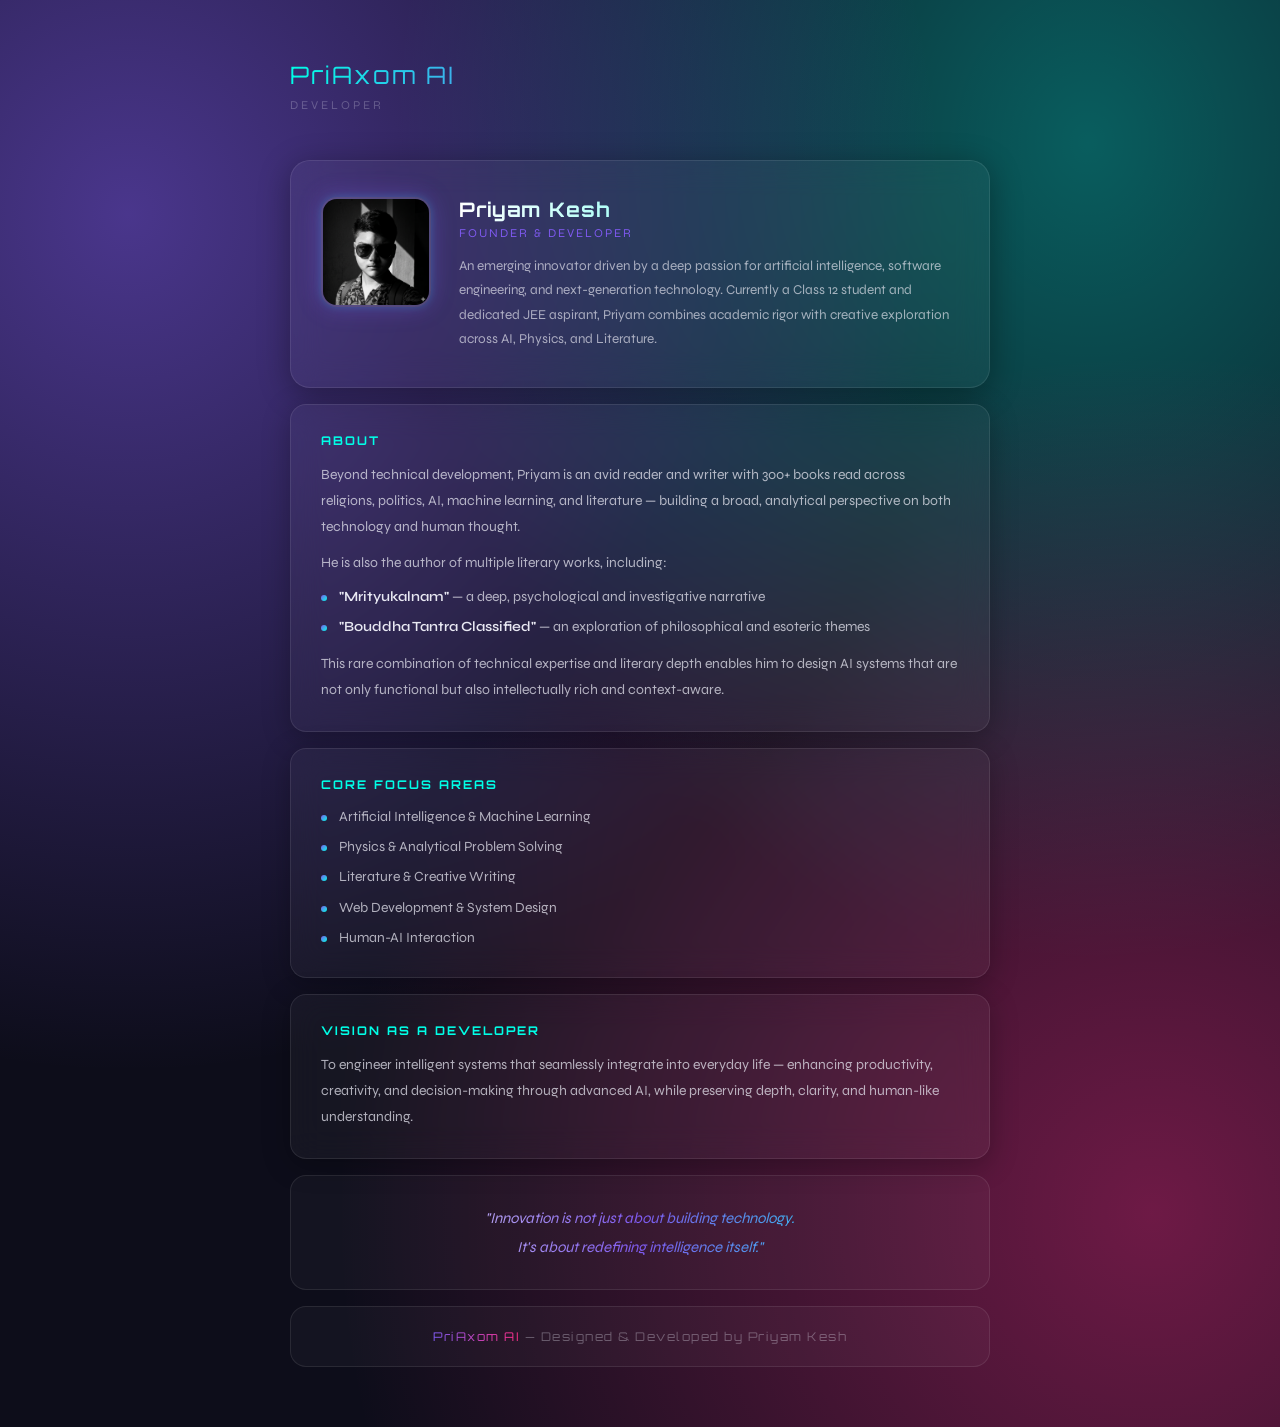
<file: developer.html>
<!DOCTYPE html>
<html lang="en">
<head>
  <meta charset="UTF-8" />
  <meta name="viewport" content="width=device-width, initial-scale=1.0" />
  <title>Developer — PriAxom AI</title>
  <link href="https://fonts.googleapis.com/css2?family=Orbitron:wght@700&family=Syne:wght@400;600&display=swap" rel="stylesheet" />
  <style>
    * { box-sizing: border-box; margin: 0; padding: 0; }
    body {
      font-family: 'Syne', sans-serif; color: #e8e8f2;
      background: radial-gradient(ellipse at 10% 15%, #7f5af088 0%, transparent 50%),
                  radial-gradient(ellipse at 90% 85%, #ff2d8766 0%, transparent 50%),
                  radial-gradient(ellipse at 85% 10%, #00ffe755 0%, transparent 45%),
                  #0d0d1a;
      min-height: 100vh; padding: 60px 20px;
    }
    .wrap { max-width: 700px; margin: 0 auto; }

    /* Logo */
    .logo {
      font-family: 'Orbitron', sans-serif; font-size: 24px; letter-spacing: 2px;
      background: linear-gradient(90deg, #00ffe7, #7f5af0, #ff2d87);
      -webkit-background-clip: text; -webkit-text-fill-color: transparent; background-clip: text;
      margin-bottom: 4px;
    }
    .logo-sub { font-size: 12px; letter-spacing: 3px; text-transform: uppercase; color: #e8e8f244; margin-bottom: 44px; }

    /* Profile card */
    .profile {
      background: rgba(255,255,255,.04); border: 1px solid rgba(255,255,255,.09);
      border-radius: 20px; padding: 36px 30px; margin-bottom: 16px;
      backdrop-filter: blur(16px); box-shadow: 0 6px 32px #0005;
      display: flex; gap: 28px; align-items: flex-start;
    }
    .avatar {
      width: 110px; height: 110px; border-radius: 16px; flex-shrink: 0;
      object-fit: cover; object-position: center;
      border: 2px solid rgba(255,255,255,.12);
      box-shadow: 0 0 24px #7f5af055, 0 0 8px #00ffe733;
    }
    .profile-info { flex: 1; }
    .profile-name {
      font-family: 'Orbitron', sans-serif; font-size: 20px; font-weight: 700; letter-spacing: 1px;
      background: linear-gradient(90deg, #fff, #00ffe7);
      -webkit-background-clip: text; -webkit-text-fill-color: transparent; background-clip: text;
      margin-bottom: 4px;
    }
    .profile-role { font-size: 12px; letter-spacing: 2px; text-transform: uppercase; color: #7f5af0; margin-bottom: 14px; }
    .profile-info p { font-size: 13.5px; line-height: 1.8; color: #e8e8f2aa; }

    /* Generic section */
    .section {
      background: rgba(255,255,255,.04); border: 1px solid rgba(255,255,255,.09);
      border-radius: 16px; padding: 28px 30px; margin-bottom: 16px;
      backdrop-filter: blur(16px); box-shadow: 0 6px 28px #0004;
    }
    h2 {
      font-family: 'Orbitron', sans-serif; font-size: 12px; letter-spacing: 2px;
      color: #00ffe7; text-transform: uppercase; margin-bottom: 14px;
    }
    p { font-size: 14px; line-height: 1.85; color: #e8e8f2bb; margin-bottom: 10px; }
    p:last-child { margin-bottom: 0; }
    ul { list-style: none; display: flex; flex-direction: column; gap: 8px; }
    li { font-size: 14px; color: #e8e8f2bb; padding-left: 18px; position: relative; line-height: 1.6; }
    li::before {
      content: ''; position: absolute; left: 0; top: 9px;
      width: 6px; height: 6px; border-radius: 50%;
      background: linear-gradient(135deg, #7f5af0, #00ffe7);
    }
    li strong { color: #e8e8f2; font-weight: 600; }

    /* Quote */
    .quote {
      text-align: center; padding: 28px 32px; margin-bottom: 16px;
      border: 1px solid rgba(255,255,255,.09); border-radius: 16px;
      background: rgba(255,255,255,.03);
    }
    .quote p {
      font-size: 15px; font-style: italic; line-height: 1.9;
      background: linear-gradient(90deg, #e8e8f2, #7f5af0, #00ffe7);
      -webkit-background-clip: text; -webkit-text-fill-color: transparent; background-clip: text;
      margin: 0;
    }

    /* Footer */
    .footer {
      text-align: center; padding: 22px;
      border: 1px solid rgba(255,255,255,.09); border-radius: 16px;
      font-family: 'Orbitron', sans-serif; font-size: 12px; letter-spacing: 1.5px;
      background: rgba(255,255,255,.03); color: #e8e8f255;
    }
    .footer span {
      background: linear-gradient(90deg, #7f5af0, #ff2d87);
      -webkit-background-clip: text; -webkit-text-fill-color: transparent; background-clip: text;
    }

    @media (max-width: 480px) {
      .profile { flex-direction: column; align-items: center; text-align: center; }
      .avatar { width: 120px; height: 120px; }
    }
  </style>
</head>
<body>
  <div class="wrap">

    <div class="logo">PriAxom AI</div>
    <p class="logo-sub">Developer</p>

    <!-- Profile -->
    <div class="profile">
      <img class="avatar" src="me.png" alt="Priyam Kesh" />
      <div class="profile-info">
        <div class="profile-name">Priyam Kesh</div>
        <div class="profile-role">Founder & Developer</div>
        <p>An emerging innovator driven by a deep passion for artificial intelligence, software engineering, and next-generation technology. Currently a Class 12 student and dedicated JEE aspirant, Priyam combines academic rigor with creative exploration across AI, Physics, and Literature.</p>
      </div>
    </div>

    <!-- About -->
    <div class="section">
      <h2>About</h2>
      <p>Beyond technical development, Priyam is an avid reader and writer with 300+ books read across religions, politics, AI, machine learning, and literature — building a broad, analytical perspective on both technology and human thought.</p>
      <p>He is also the author of multiple literary works, including:</p>
      <ul style="margin-top:10px;">
        <li><strong>"Mrityukalnam"</strong> — a deep, psychological and investigative narrative</li>
        <li><strong>"Bouddha Tantra Classified"</strong> — an exploration of philosophical and esoteric themes</li>
      </ul>
      <p style="margin-top:12px;">This rare combination of technical expertise and literary depth enables him to design AI systems that are not only functional but also intellectually rich and context-aware.</p>
    </div>

    <!-- Focus Areas -->
    <div class="section">
      <h2>Core Focus Areas</h2>
      <ul>
        <li>Artificial Intelligence & Machine Learning</li>
        <li>Physics & Analytical Problem Solving</li>
        <li>Literature & Creative Writing</li>
        <li>Web Development & System Design</li>
        <li>Human-AI Interaction</li>
      </ul>
    </div>

    <!-- Vision -->
    <div class="section">
      <h2>Vision as a Developer</h2>
      <p>To engineer intelligent systems that seamlessly integrate into everyday life — enhancing productivity, creativity, and decision-making through advanced AI, while preserving depth, clarity, and human-like understanding.</p>
    </div>

    <!-- Quote -->
    <div class="quote">
      <p>"Innovation is not just about building technology.<br>It's about redefining intelligence itself."</p>
    </div>

    <div class="footer">
      <span>PriAxom AI</span> — Designed & Developed by Priyam Kesh
    </div>

  </div>
</body>
</html>
</file>
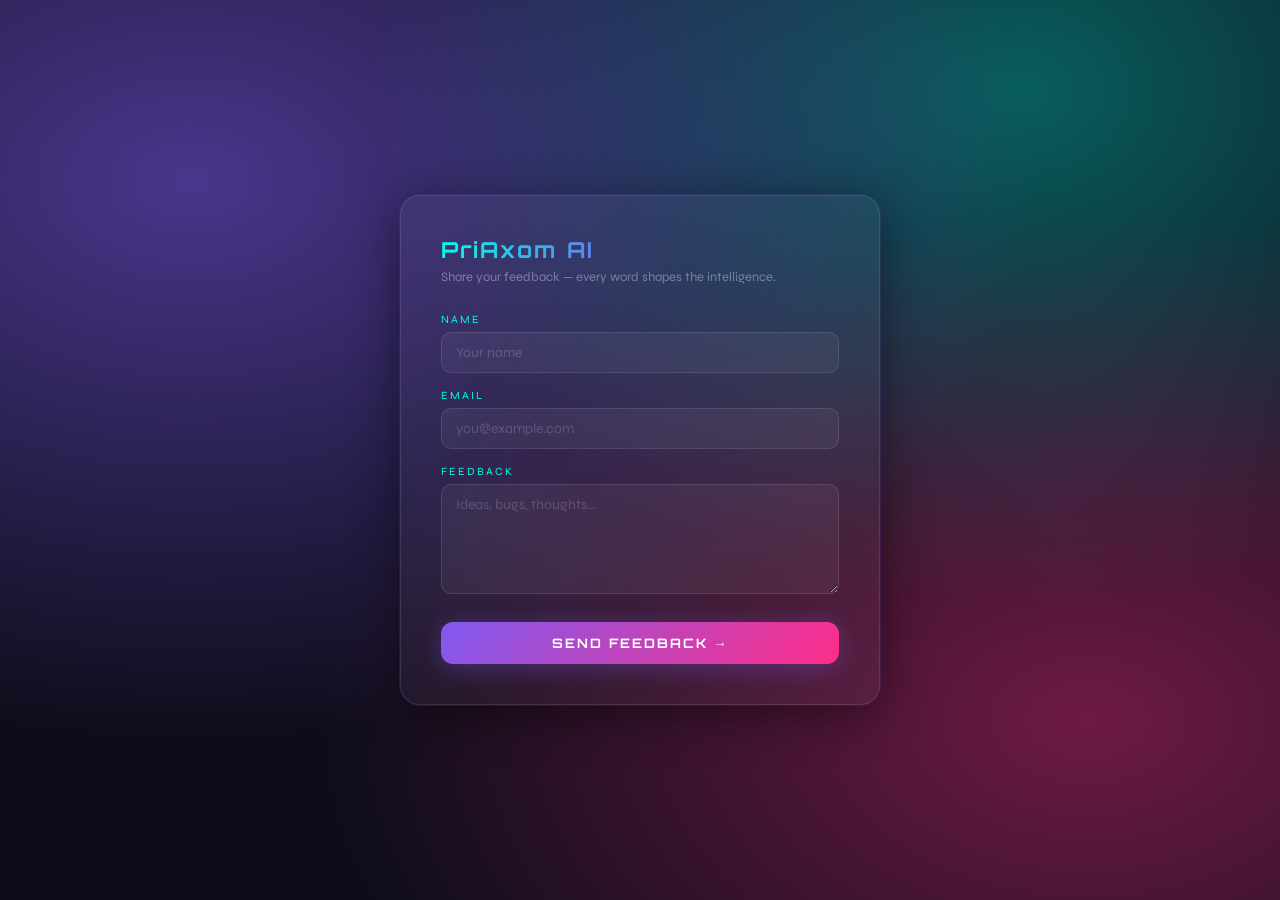
<file: feedback.html>
<!DOCTYPE html>
<html lang="en">
<head>
  <meta charset="UTF-8" />
  <meta name="viewport" content="width=device-width, initial-scale=1.0" />
  <title>PriAxom AI — Feedback</title>
  <link href="https://fonts.googleapis.com/css2?family=Orbitron:wght@700&family=Syne:wght@400;600&display=swap" rel="stylesheet" />
  <style>
    * { box-sizing: border-box; margin: 0; padding: 0; }
    body {
      min-height: 100vh; display: grid; place-items: center;
      font-family: 'Syne', sans-serif; color: #e8e8f2;
      background: radial-gradient(ellipse at 15% 20%, #7f5af088 0%, transparent 55%),
                  radial-gradient(ellipse at 85% 80%, #ff2d8766 0%, transparent 50%),
                  radial-gradient(ellipse at 80% 10%, #00ffe755 0%, transparent 45%),
                  #0d0d1a;
    }
    .card {
      width: min(480px, 92vw); padding: 40px;
      background: rgba(255,255,255,.04); border-radius: 20px;
      border: 1px solid rgba(255,255,255,.1);
      backdrop-filter: blur(20px);
      box-shadow: 0 8px 48px #0007, 0 0 0 1px #7f5af033;
    }
    h1 {
      font-family: 'Orbitron', sans-serif; font-size: 22px; letter-spacing: 2px;
      background: linear-gradient(90deg, #00ffe7, #7f5af0, #ff2d87);
      -webkit-background-clip: text; -webkit-text-fill-color: transparent; background-clip: text;
      margin-bottom: 6px;
    }
    p.sub { font-size: 13px; color: #e8e8f266; margin-bottom: 28px; }
    label { display: block; font-size: 11px; letter-spacing: 2px; text-transform: uppercase; color: #00ffe7; margin-bottom: 6px; margin-top: 16px; }
    input, textarea {
      width: 100%; padding: 11px 14px; border-radius: 10px;
      background: rgba(255,255,255,.05); border: 1px solid rgba(255,255,255,.1);
      color: #e8e8f2; font-family: 'Syne', sans-serif; font-size: 14px; outline: none;
      transition: border-color .2s, box-shadow .2s;
    }
    input:focus, textarea:focus {
      border-color: #7f5af0;
      box-shadow: 0 0 0 3px #7f5af033;
    }
    textarea { resize: vertical; min-height: 110px; }
    input::placeholder, textarea::placeholder { color: #e8e8f233; }
    button {
      width: 100%; margin-top: 24px; padding: 13px;
      border: none; border-radius: 12px; cursor: pointer;
      font-family: 'Orbitron', sans-serif; font-size: 13px; font-weight: 700; letter-spacing: 2px; color: #fff;
      background: linear-gradient(135deg, #7f5af0, #ff2d87);
      box-shadow: 0 4px 24px #7f5af055;
      transition: transform .15s, box-shadow .15s;
    }
    button:hover { transform: translateY(-2px); box-shadow: 0 8px 32px #7f5af077; }
  </style>
</head>
<body>
  <div class="card">
    <h1>PriAxom AI</h1>
    <p class="sub">Share your feedback — every word shapes the intelligence.</p>
    <label>Name</label>
    <input id="n" type="text" placeholder="Your name" />
    <label>Email</label>
    <input id="e" type="email" placeholder="you@example.com" />
    <label>Feedback</label>
    <textarea id="f" placeholder="Ideas, bugs, thoughts..."></textarea>
    <button onclick="
      const n=document.getElementById('n').value.trim(),
            e=document.getElementById('e').value.trim(),
            f=document.getElementById('f').value.trim();
      if(!n||!e||!f) return alert('Please fill all fields.');
      window.location.href='mailto:priaxom.ai@outlook.com?subject='+encodeURIComponent('PriAxom Feedback — '+n)+'&body='+encodeURIComponent('Name: '+n+'\nEmail: '+e+'\n\nFeedback:\n'+f);
    ">SEND FEEDBACK →</button>
  </div>
</body>
</html>
</file>
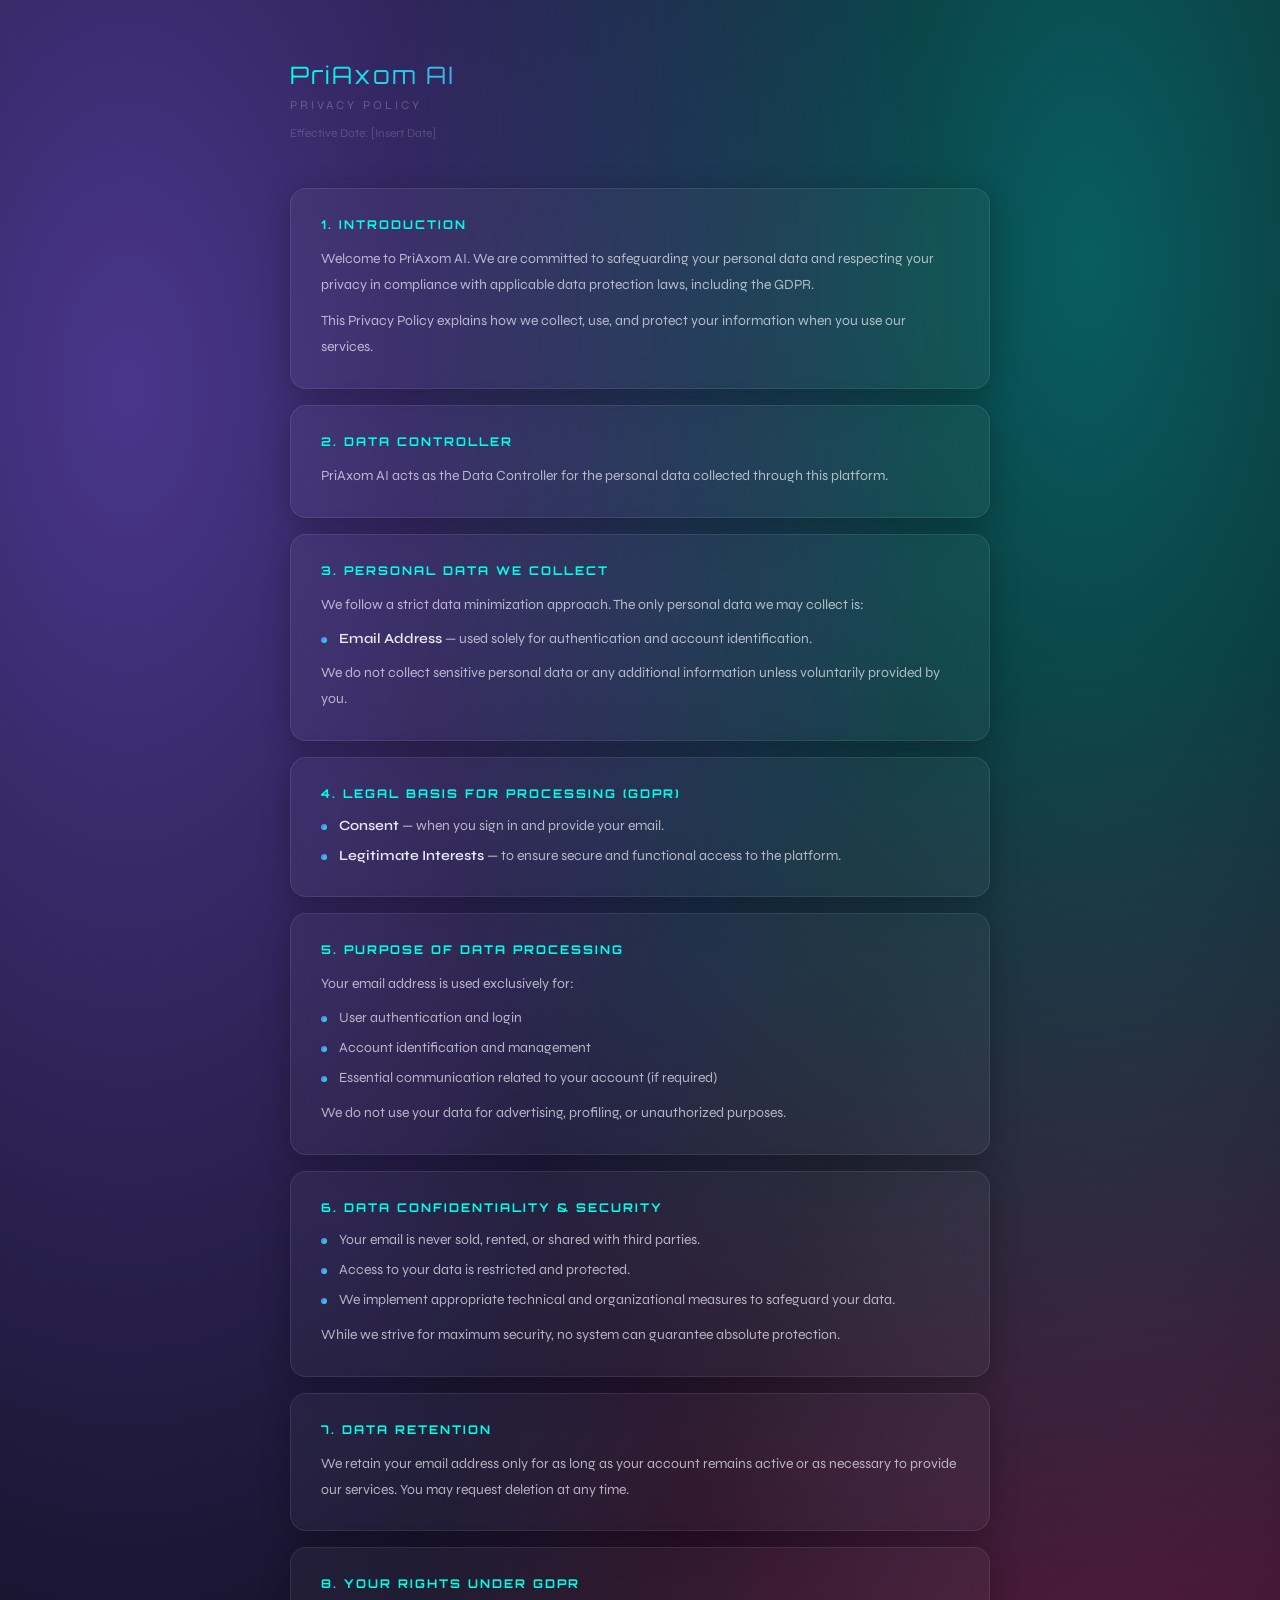
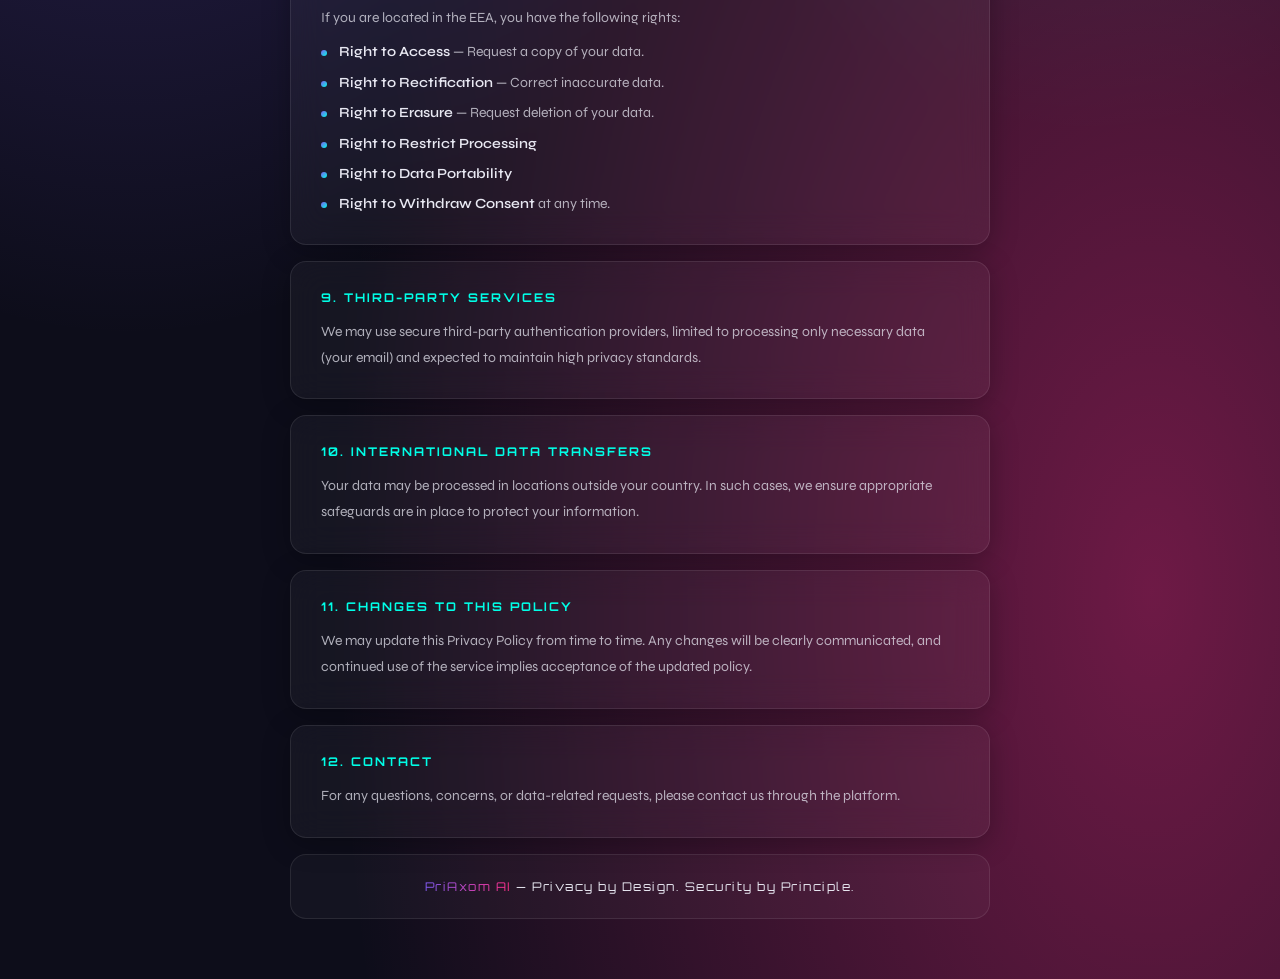
<file: privacy.html>
<!DOCTYPE html>
<html lang="en">
<head>
  <meta charset="UTF-8" />
  <meta name="viewport" content="width=device-width, initial-scale=1.0" />
  <title>Privacy Policy — PriAxom AI</title>
  <link href="https://fonts.googleapis.com/css2?family=Orbitron:wght@700&family=Syne:wght@400;600&display=swap" rel="stylesheet" />
  <style>
    * { box-sizing: border-box; margin: 0; padding: 0; }
    body {
      font-family: 'Syne', sans-serif; color: #e8e8f2;
      background: radial-gradient(ellipse at 10% 15%, #7f5af088 0%, transparent 50%),
                  radial-gradient(ellipse at 90% 85%, #ff2d8766 0%, transparent 50%),
                  radial-gradient(ellipse at 85% 10%, #00ffe755 0%, transparent 45%),
                  #0d0d1a;
      min-height: 100vh; padding: 60px 20px;
    }
    .wrap { max-width: 700px; margin: 0 auto; }

    .logo {
      font-family: 'Orbitron', sans-serif; font-size: 24px; letter-spacing: 2px;
      background: linear-gradient(90deg, #00ffe7, #7f5af0, #ff2d87);
      -webkit-background-clip: text; -webkit-text-fill-color: transparent; background-clip: text;
      margin-bottom: 4px;
    }
    .logo-sub { font-size: 12px; letter-spacing: 3px; text-transform: uppercase; color: #e8e8f244; margin-bottom: 6px; }
    .effective { font-size: 12px; color: #e8e8f233; margin-bottom: 44px; }

    .section {
      background: rgba(255,255,255,.04); border: 1px solid rgba(255,255,255,.09);
      border-radius: 16px; padding: 28px 30px; margin-bottom: 16px;
      backdrop-filter: blur(16px); box-shadow: 0 6px 28px #0004;
    }
    h2 {
      font-family: 'Orbitron', sans-serif; font-size: 12px; letter-spacing: 2px;
      color: #00ffe7; text-transform: uppercase; margin-bottom: 14px;
    }
    p { font-size: 14px; line-height: 1.85; color: #e8e8f2bb; margin-bottom: 10px; }
    p:last-child { margin-bottom: 0; }
    ul { padding-left: 0; list-style: none; display: flex; flex-direction: column; gap: 8px; margin-top: 4px; }
    li {
      font-size: 14px; line-height: 1.6; color: #e8e8f2bb;
      padding-left: 18px; position: relative;
    }
    li::before {
      content: ''; position: absolute; left: 0; top: 9px;
      width: 6px; height: 6px; border-radius: 50%;
      background: linear-gradient(135deg, #7f5af0, #00ffe7);
    }
    li strong { color: #e8e8f2; font-weight: 600; }

    .footer {
      text-align: center; margin-top: 10px; padding: 24px;
      border: 1px solid rgba(255,255,255,.09); border-radius: 16px;
      font-family: 'Orbitron', sans-serif; font-size: 12px; letter-spacing: 1.5px;
      background: rgba(255,255,255,.03);
    }
    .footer span {
      background: linear-gradient(90deg, #7f5af0, #ff2d87);
      -webkit-background-clip: text; -webkit-text-fill-color: transparent; background-clip: text;
    }
  </style>
</head>
<body>
  <div class="wrap">

    <div class="logo">PriAxom AI</div>
    <p class="logo-sub">Privacy Policy</p>
    <p class="effective">Effective Date: [Insert Date]</p>

    <div class="section">
      <h2>1. Introduction</h2>
      <p>Welcome to PriAxom AI. We are committed to safeguarding your personal data and respecting your privacy in compliance with applicable data protection laws, including the GDPR.</p>
      <p>This Privacy Policy explains how we collect, use, and protect your information when you use our services.</p>
    </div>

    <div class="section">
      <h2>2. Data Controller</h2>
      <p>PriAxom AI acts as the Data Controller for the personal data collected through this platform.</p>
    </div>

    <div class="section">
      <h2>3. Personal Data We Collect</h2>
      <p>We follow a strict data minimization approach. The only personal data we may collect is:</p>
      <ul><li><strong>Email Address</strong> — used solely for authentication and account identification.</li></ul>
      <p style="margin-top:10px;">We do not collect sensitive personal data or any additional information unless voluntarily provided by you.</p>
    </div>

    <div class="section">
      <h2>4. Legal Basis for Processing (GDPR)</h2>
      <ul>
        <li><strong>Consent</strong> — when you sign in and provide your email.</li>
        <li><strong>Legitimate Interests</strong> — to ensure secure and functional access to the platform.</li>
      </ul>
    </div>

    <div class="section">
      <h2>5. Purpose of Data Processing</h2>
      <p>Your email address is used exclusively for:</p>
      <ul>
        <li>User authentication and login</li>
        <li>Account identification and management</li>
        <li>Essential communication related to your account (if required)</li>
      </ul>
      <p style="margin-top:10px;">We do not use your data for advertising, profiling, or unauthorized purposes.</p>
    </div>

    <div class="section">
      <h2>6. Data Confidentiality & Security</h2>
      <ul>
        <li>Your email is never sold, rented, or shared with third parties.</li>
        <li>Access to your data is restricted and protected.</li>
        <li>We implement appropriate technical and organizational measures to safeguard your data.</li>
      </ul>
      <p style="margin-top:10px;">While we strive for maximum security, no system can guarantee absolute protection.</p>
    </div>

    <div class="section">
      <h2>7. Data Retention</h2>
      <p>We retain your email address only for as long as your account remains active or as necessary to provide our services. You may request deletion at any time.</p>
    </div>

    <div class="section">
      <h2>8. Your Rights Under GDPR</h2>
      <p>If you are located in the EEA, you have the following rights:</p>
      <ul>
        <li><strong>Right to Access</strong> — Request a copy of your data.</li>
        <li><strong>Right to Rectification</strong> — Correct inaccurate data.</li>
        <li><strong>Right to Erasure</strong> — Request deletion of your data.</li>
        <li><strong>Right to Restrict Processing</strong></li>
        <li><strong>Right to Data Portability</strong></li>
        <li><strong>Right to Withdraw Consent</strong> at any time.</li>
      </ul>
    </div>

    <div class="section">
      <h2>9. Third-Party Services</h2>
      <p>We may use secure third-party authentication providers, limited to processing only necessary data (your email) and expected to maintain high privacy standards.</p>
    </div>

    <div class="section">
      <h2>10. International Data Transfers</h2>
      <p>Your data may be processed in locations outside your country. In such cases, we ensure appropriate safeguards are in place to protect your information.</p>
    </div>

    <div class="section">
      <h2>11. Changes to This Policy</h2>
      <p>We may update this Privacy Policy from time to time. Any changes will be clearly communicated, and continued use of the service implies acceptance of the updated policy.</p>
    </div>

    <div class="section">
      <h2>12. Contact</h2>
      <p>For any questions, concerns, or data-related requests, please contact us through the platform.</p>
    </div>

    <div class="footer">
      <span>PriAxom AI</span> — Privacy by Design. Security by Principle.
    </div>

  </div>
</body>
</html>
</file>
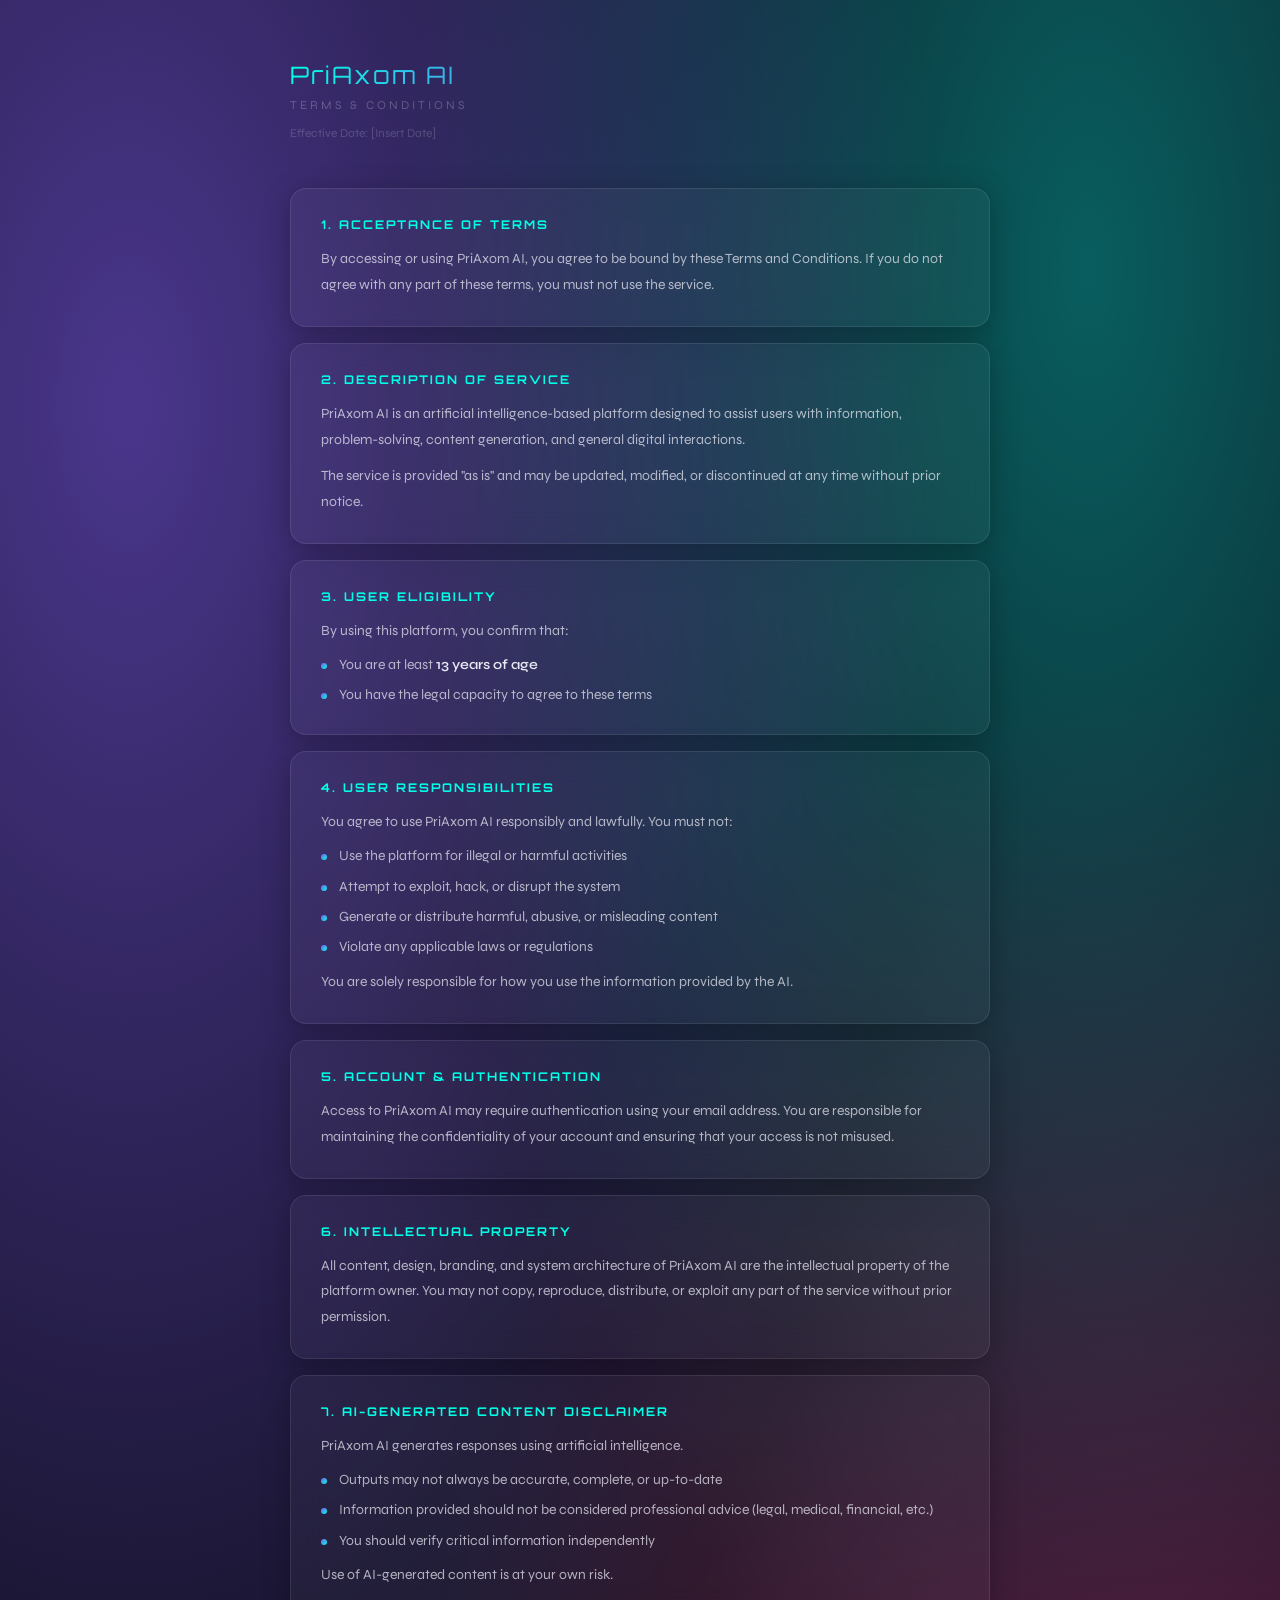
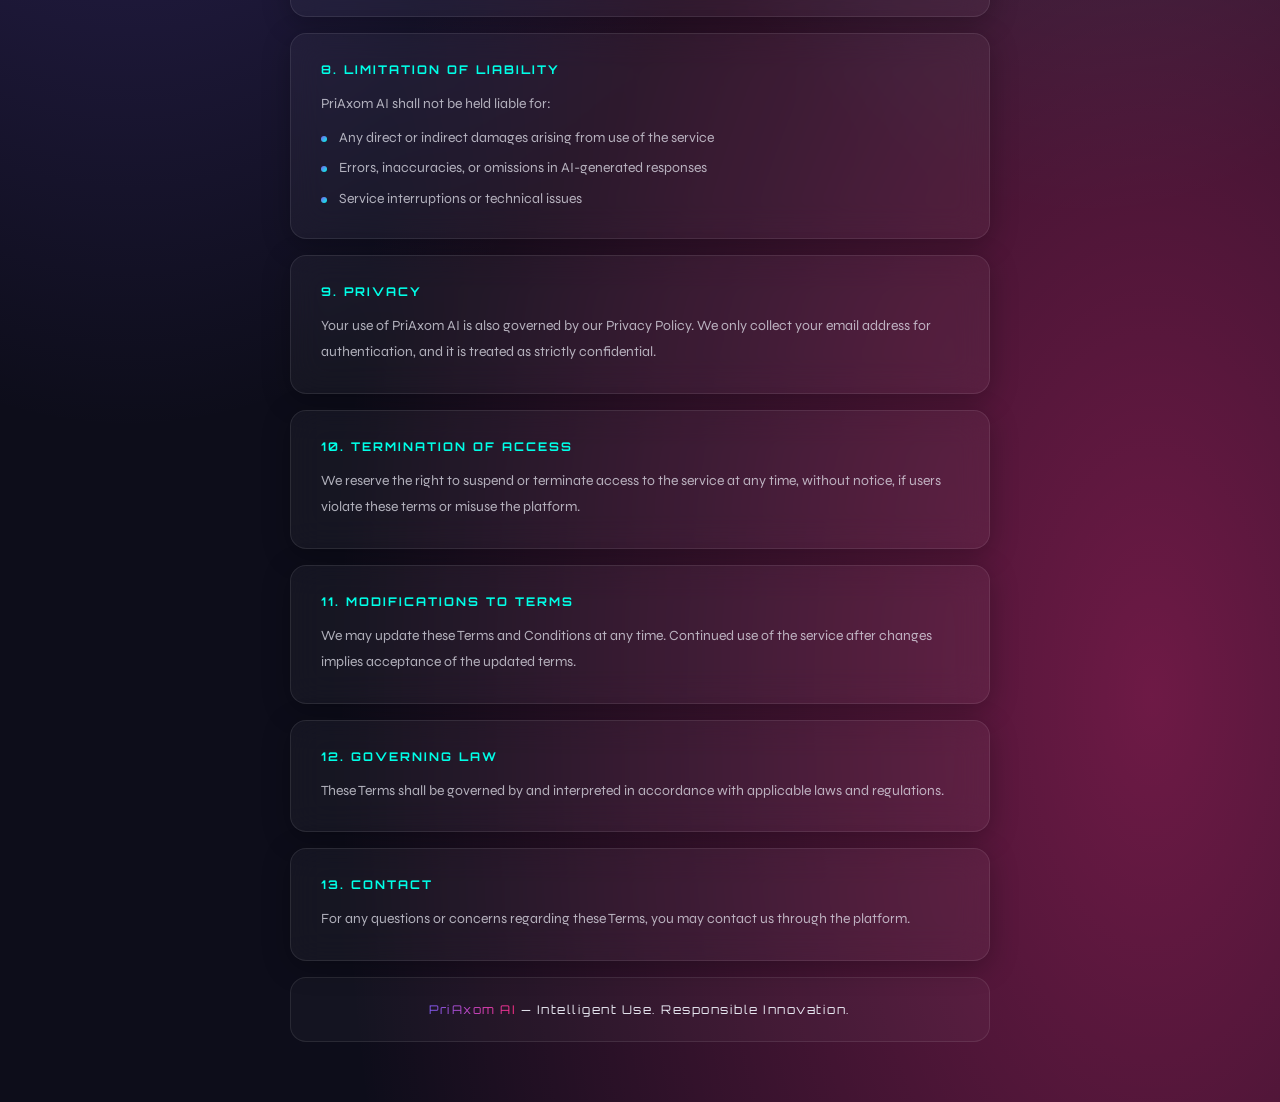
<file: terms.html>
<!DOCTYPE html>
<html lang="en">
<head>
  <meta charset="UTF-8" />
  <meta name="viewport" content="width=device-width, initial-scale=1.0" />
  <title>Terms & Conditions — PriAxom AI</title>
  <link href="https://fonts.googleapis.com/css2?family=Orbitron:wght@700&family=Syne:wght@400;600&display=swap" rel="stylesheet" />
  <style>
    * { box-sizing: border-box; margin: 0; padding: 0; }
    body {
      font-family: 'Syne', sans-serif; color: #e8e8f2;
      background: radial-gradient(ellipse at 10% 15%, #7f5af088 0%, transparent 50%),
                  radial-gradient(ellipse at 90% 85%, #ff2d8766 0%, transparent 50%),
                  radial-gradient(ellipse at 85% 10%, #00ffe755 0%, transparent 45%),
                  #0d0d1a;
      min-height: 100vh; padding: 60px 20px;
    }
    .wrap { max-width: 700px; margin: 0 auto; }
    .logo {
      font-family: 'Orbitron', sans-serif; font-size: 24px; letter-spacing: 2px;
      background: linear-gradient(90deg, #00ffe7, #7f5af0, #ff2d87);
      -webkit-background-clip: text; -webkit-text-fill-color: transparent; background-clip: text;
      margin-bottom: 4px;
    }
    .logo-sub { font-size: 12px; letter-spacing: 3px; text-transform: uppercase; color: #e8e8f244; margin-bottom: 6px; }
    .effective { font-size: 12px; color: #e8e8f233; margin-bottom: 44px; }
    .section {
      background: rgba(255,255,255,.04); border: 1px solid rgba(255,255,255,.09);
      border-radius: 16px; padding: 28px 30px; margin-bottom: 16px;
      backdrop-filter: blur(16px); box-shadow: 0 6px 28px #0004;
    }
    h2 {
      font-family: 'Orbitron', sans-serif; font-size: 12px; letter-spacing: 2px;
      color: #00ffe7; text-transform: uppercase; margin-bottom: 14px;
    }
    p { font-size: 14px; line-height: 1.85; color: #e8e8f2bb; margin-bottom: 10px; }
    p:last-child { margin-bottom: 0; }
    ul { list-style: none; display: flex; flex-direction: column; gap: 8px; margin-top: 4px; }
    li { font-size: 14px; line-height: 1.6; color: #e8e8f2bb; padding-left: 18px; position: relative; }
    li::before {
      content: ''; position: absolute; left: 0; top: 9px;
      width: 6px; height: 6px; border-radius: 50%;
      background: linear-gradient(135deg, #7f5af0, #00ffe7);
    }
    li strong { color: #e8e8f2; font-weight: 600; }
    .footer {
      text-align: center; margin-top: 10px; padding: 24px;
      border: 1px solid rgba(255,255,255,.09); border-radius: 16px;
      font-family: 'Orbitron', sans-serif; font-size: 12px; letter-spacing: 1.5px;
      background: rgba(255,255,255,.03);
    }
    .footer span {
      background: linear-gradient(90deg, #7f5af0, #ff2d87);
      -webkit-background-clip: text; -webkit-text-fill-color: transparent; background-clip: text;
    }
  </style>
</head>
<body>
  <div class="wrap">

    <div class="logo">PriAxom AI</div>
    <p class="logo-sub">Terms & Conditions</p>
    <p class="effective">Effective Date: [Insert Date]</p>

    <div class="section">
      <h2>1. Acceptance of Terms</h2>
      <p>By accessing or using PriAxom AI, you agree to be bound by these Terms and Conditions. If you do not agree with any part of these terms, you must not use the service.</p>
    </div>

    <div class="section">
      <h2>2. Description of Service</h2>
      <p>PriAxom AI is an artificial intelligence-based platform designed to assist users with information, problem-solving, content generation, and general digital interactions.</p>
      <p>The service is provided "as is" and may be updated, modified, or discontinued at any time without prior notice.</p>
    </div>

    <div class="section">
      <h2>3. User Eligibility</h2>
      <p>By using this platform, you confirm that:</p>
      <ul>
        <li>You are at least <strong>13 years of age</strong></li>
        <li>You have the legal capacity to agree to these terms</li>
      </ul>
    </div>

    <div class="section">
      <h2>4. User Responsibilities</h2>
      <p>You agree to use PriAxom AI responsibly and lawfully. You must not:</p>
      <ul>
        <li>Use the platform for illegal or harmful activities</li>
        <li>Attempt to exploit, hack, or disrupt the system</li>
        <li>Generate or distribute harmful, abusive, or misleading content</li>
        <li>Violate any applicable laws or regulations</li>
      </ul>
      <p style="margin-top:10px;">You are solely responsible for how you use the information provided by the AI.</p>
    </div>

    <div class="section">
      <h2>5. Account & Authentication</h2>
      <p>Access to PriAxom AI may require authentication using your email address. You are responsible for maintaining the confidentiality of your account and ensuring that your access is not misused.</p>
    </div>

    <div class="section">
      <h2>6. Intellectual Property</h2>
      <p>All content, design, branding, and system architecture of PriAxom AI are the intellectual property of the platform owner. You may not copy, reproduce, distribute, or exploit any part of the service without prior permission.</p>
    </div>

    <div class="section">
      <h2>7. AI-Generated Content Disclaimer</h2>
      <p>PriAxom AI generates responses using artificial intelligence.</p>
      <ul>
        <li>Outputs may not always be accurate, complete, or up-to-date</li>
        <li>Information provided should not be considered professional advice (legal, medical, financial, etc.)</li>
        <li>You should verify critical information independently</li>
      </ul>
      <p style="margin-top:10px;">Use of AI-generated content is at your own risk.</p>
    </div>

    <div class="section">
      <h2>8. Limitation of Liability</h2>
      <p>PriAxom AI shall not be held liable for:</p>
      <ul>
        <li>Any direct or indirect damages arising from use of the service</li>
        <li>Errors, inaccuracies, or omissions in AI-generated responses</li>
        <li>Service interruptions or technical issues</li>
      </ul>
    </div>

    <div class="section">
      <h2>9. Privacy</h2>
      <p>Your use of PriAxom AI is also governed by our Privacy Policy. We only collect your email address for authentication, and it is treated as strictly confidential.</p>
    </div>

    <div class="section">
      <h2>10. Termination of Access</h2>
      <p>We reserve the right to suspend or terminate access to the service at any time, without notice, if users violate these terms or misuse the platform.</p>
    </div>

    <div class="section">
      <h2>11. Modifications to Terms</h2>
      <p>We may update these Terms and Conditions at any time. Continued use of the service after changes implies acceptance of the updated terms.</p>
    </div>

    <div class="section">
      <h2>12. Governing Law</h2>
      <p>These Terms shall be governed by and interpreted in accordance with applicable laws and regulations.</p>
    </div>

    <div class="section">
      <h2>13. Contact</h2>
      <p>For any questions or concerns regarding these Terms, you may contact us through the platform.</p>
    </div>

    <div class="footer">
      <span>PriAxom AI</span> — Intelligent Use. Responsible Innovation.
    </div>

  </div>
</body>
</html>
</file>
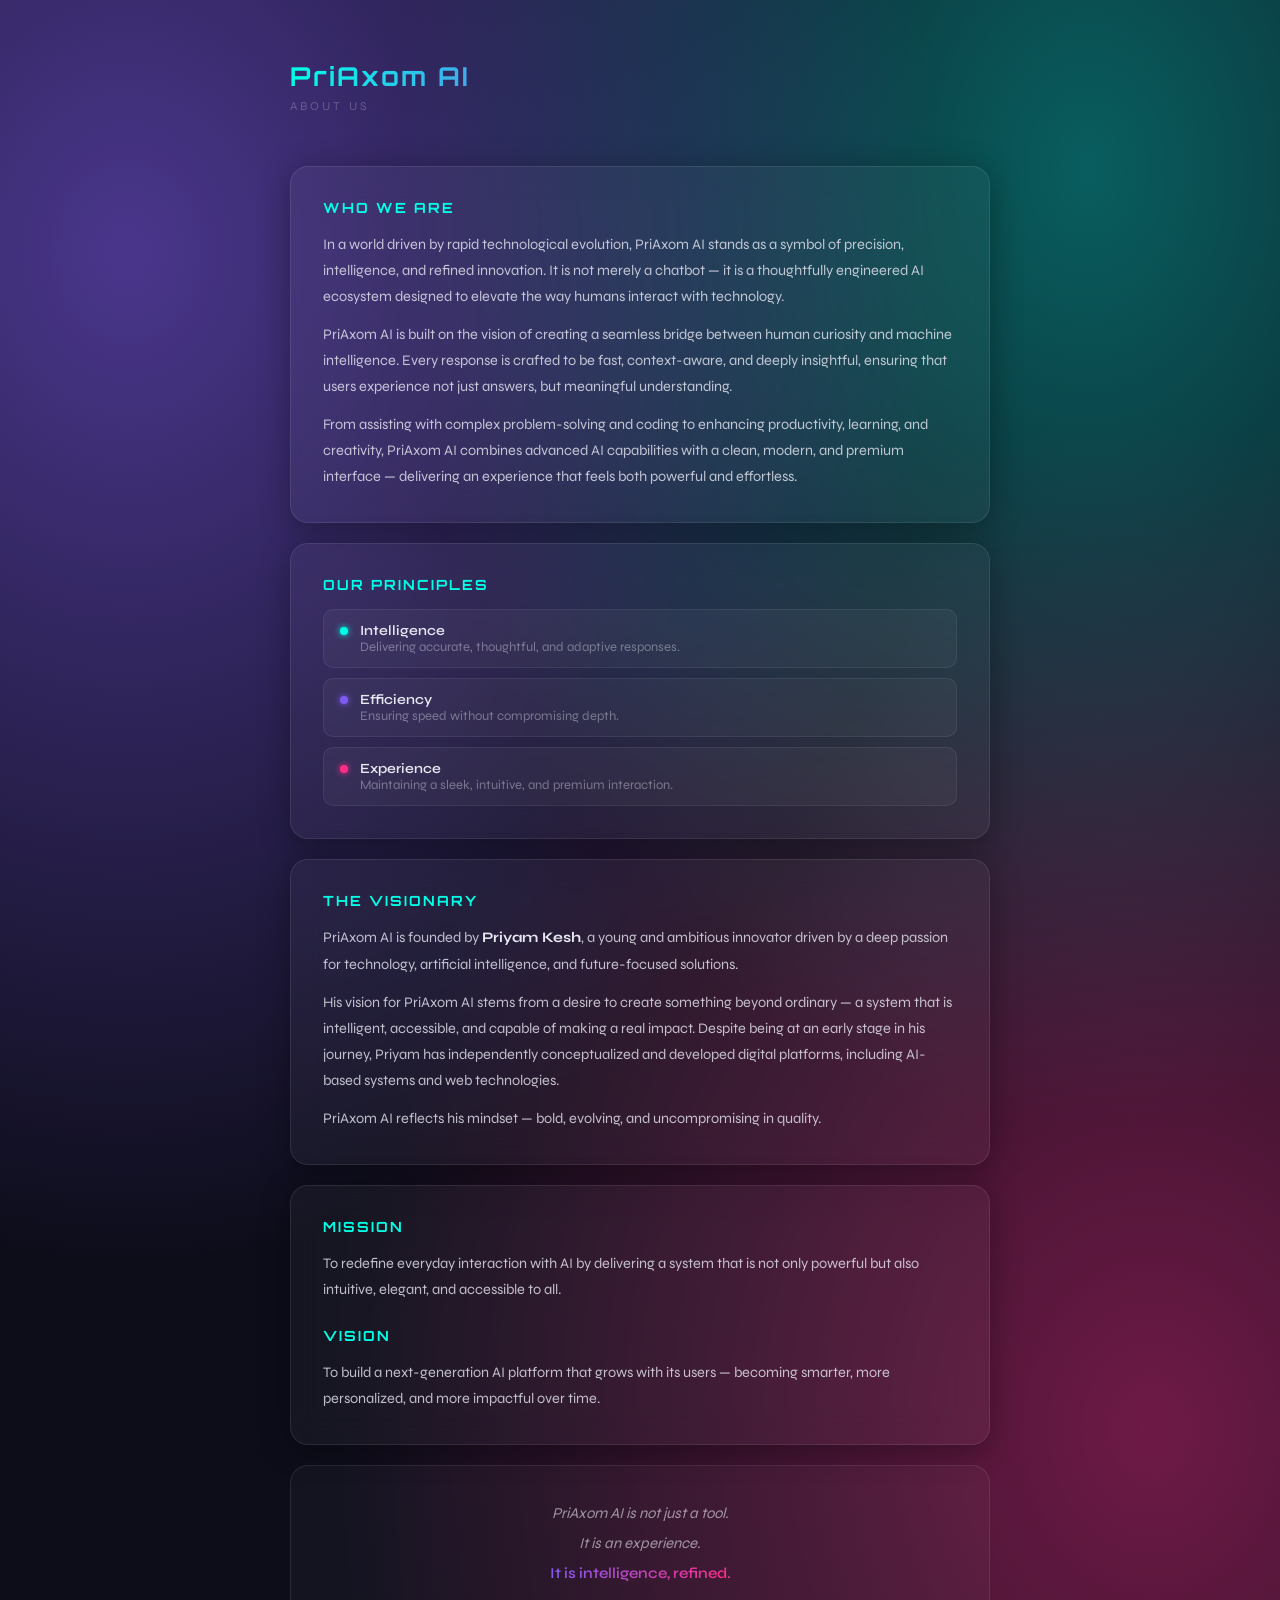
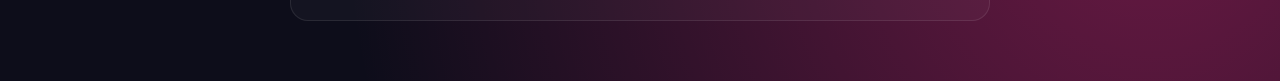
<file: we.html>
<!DOCTYPE html>
<html lang="en">
<head>
  <meta charset="UTF-8" />
  <meta name="viewport" content="width=device-width, initial-scale=1.0" />
  <title>About Us — PriAxom AI</title>
  <link href="https://fonts.googleapis.com/css2?family=Orbitron:wght@700&family=Syne:wght@400;600&display=swap" rel="stylesheet" />
  <style>
    * { box-sizing: border-box; margin: 0; padding: 0; }
    body {
      font-family: 'Syne', sans-serif; color: #e8e8f2;
      background: radial-gradient(ellipse at 10% 15%, #7f5af088 0%, transparent 50%),
                  radial-gradient(ellipse at 90% 85%, #ff2d8766 0%, transparent 50%),
                  radial-gradient(ellipse at 85% 10%, #00ffe755 0%, transparent 45%),
                  #0d0d1a;
      min-height: 100vh; padding: 60px 20px;
    }
    .wrap { max-width: 700px; margin: 0 auto; }

    /* Logo */
    .logo {
      font-family: 'Orbitron', sans-serif; font-size: 26px; letter-spacing: 2px; font-weight: 700;
      background: linear-gradient(90deg, #00ffe7, #7f5af0, #ff2d87);
      -webkit-background-clip: text; -webkit-text-fill-color: transparent; background-clip: text;
      margin-bottom: 4px;
    }
    .logo-sub { font-size: 12px; letter-spacing: 3px; text-transform: uppercase; color: #e8e8f244; margin-bottom: 48px; }

    /* Cards */
    .card {
      background: rgba(255,255,255,.04); border: 1px solid rgba(255,255,255,.09);
      border-radius: 18px; padding: 32px; margin-bottom: 20px;
      backdrop-filter: blur(16px); box-shadow: 0 6px 32px #0005;
    }
    h2 {
      font-family: 'Orbitron', sans-serif; font-size: 14px; letter-spacing: 2px;
      color: #00ffe7; text-transform: uppercase; margin-bottom: 16px;
    }
    p { font-size: 14.5px; line-height: 1.8; color: #e8e8f2cc; margin-bottom: 12px; }
    p:last-child { margin-bottom: 0; }

    /* Principles */
    .pills { display: flex; flex-direction: column; gap: 10px; margin-top: 4px; }
    .pill {
      display: flex; align-items: flex-start; gap: 12px;
      background: rgba(255,255,255,.04); border-radius: 10px; padding: 12px 16px;
      border: 1px solid rgba(255,255,255,.07);
    }
    .pill-dot { width: 8px; height: 8px; border-radius: 50%; margin-top: 5px; flex-shrink: 0; }
    .pill-title { font-weight: 600; font-size: 14px; color: #e8e8f2; }
    .pill-desc  { font-size: 13px; color: #e8e8f266; }

    /* Closing quote */
    .quote {
      text-align: center; padding: 32px;
      border: 1px solid rgba(255,255,255,.09); border-radius: 18px;
      background: rgba(255,255,255,.03);
    }
    .quote p { font-size: 15px; font-style: italic; line-height: 2; color: #e8e8f299; margin: 0; }
    .quote strong {
      font-style: normal; font-weight: 600;
      background: linear-gradient(90deg, #7f5af0, #ff2d87);
      -webkit-background-clip: text; -webkit-text-fill-color: transparent; background-clip: text;
    }
  </style>
</head>
<body>
  <div class="wrap">

    <div class="logo">PriAxom AI</div>
    <p class="logo-sub">About Us</p>

    <div class="card">
      <h2>Who We Are</h2>
      <p>In a world driven by rapid technological evolution, PriAxom AI stands as a symbol of precision, intelligence, and refined innovation. It is not merely a chatbot — it is a thoughtfully engineered AI ecosystem designed to elevate the way humans interact with technology.</p>
      <p>PriAxom AI is built on the vision of creating a seamless bridge between human curiosity and machine intelligence. Every response is crafted to be fast, context-aware, and deeply insightful, ensuring that users experience not just answers, but meaningful understanding.</p>
      <p>From assisting with complex problem-solving and coding to enhancing productivity, learning, and creativity, PriAxom AI combines advanced AI capabilities with a clean, modern, and premium interface — delivering an experience that feels both powerful and effortless.</p>
    </div>

    <div class="card">
      <h2>Our Principles</h2>
      <div class="pills">
        <div class="pill">
          <div class="pill-dot" style="background:#00ffe7;box-shadow:0 0 6px #00ffe7;"></div>
          <div><div class="pill-title">Intelligence</div><div class="pill-desc">Delivering accurate, thoughtful, and adaptive responses.</div></div>
        </div>
        <div class="pill">
          <div class="pill-dot" style="background:#7f5af0;box-shadow:0 0 6px #7f5af0;"></div>
          <div><div class="pill-title">Efficiency</div><div class="pill-desc">Ensuring speed without compromising depth.</div></div>
        </div>
        <div class="pill">
          <div class="pill-dot" style="background:#ff2d87;box-shadow:0 0 6px #ff2d87;"></div>
          <div><div class="pill-title">Experience</div><div class="pill-desc">Maintaining a sleek, intuitive, and premium interaction.</div></div>
        </div>
      </div>
    </div>

    <div class="card">
      <h2>The Visionary</h2>
      <p>PriAxom AI is founded by <strong style="color:#e8e8f2;">Priyam Kesh</strong>, a young and ambitious innovator driven by a deep passion for technology, artificial intelligence, and future-focused solutions.</p>
      <p>His vision for PriAxom AI stems from a desire to create something beyond ordinary — a system that is intelligent, accessible, and capable of making a real impact. Despite being at an early stage in his journey, Priyam has independently conceptualized and developed digital platforms, including AI-based systems and web technologies.</p>
      <p>PriAxom AI reflects his mindset — bold, evolving, and uncompromising in quality.</p>
    </div>

    <div class="card">
      <h2>Mission</h2>
      <p>To redefine everyday interaction with AI by delivering a system that is not only powerful but also intuitive, elegant, and accessible to all.</p>
      <h2 style="margin-top:24px;">Vision</h2>
      <p>To build a next-generation AI platform that grows with its users — becoming smarter, more personalized, and more impactful over time.</p>
    </div>

    <div class="quote">
      <p>PriAxom AI is not just a tool.<br>It is an experience.<br><strong>It is intelligence, refined.</strong></p>
    </div>

  </div>
</body>
</html>
</file>
